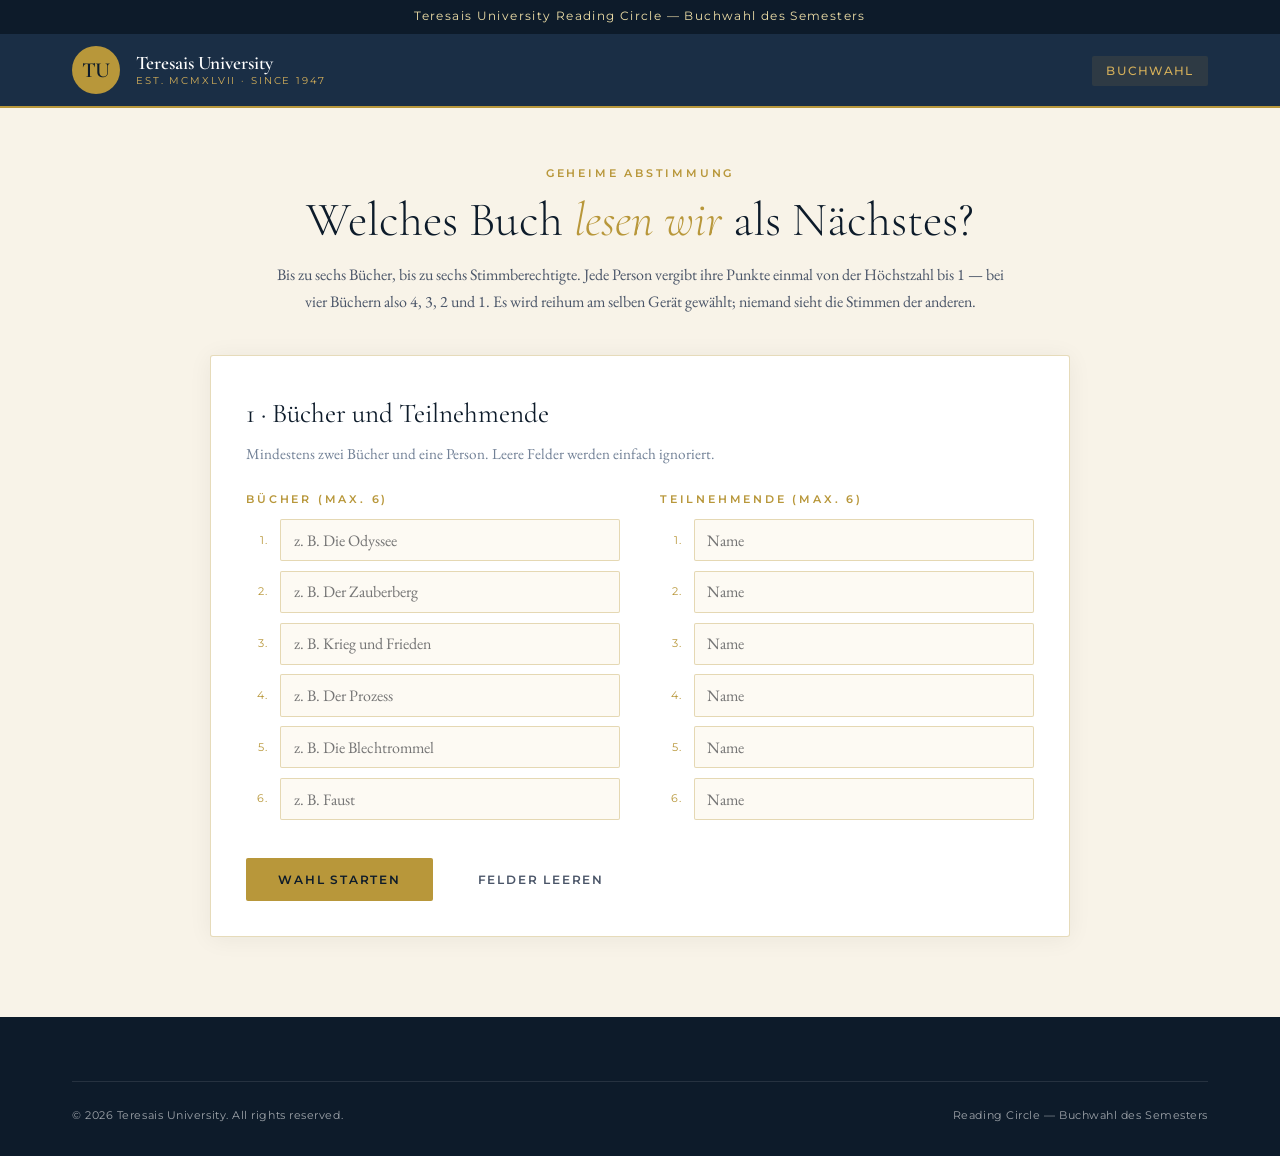
<file: index.html>
<!DOCTYPE html>
<html lang="de">
<head>
  <meta charset="UTF-8" />
  <meta name="viewport" content="width=device-width, initial-scale=1.0" />
  <title>Buchwahl — Teresais University</title>
  <link rel="stylesheet" href="styles.css" />
  <style>
    /* ── Buchwahl — seiteneigene Stile ─────────────── */
    .vote-page { background: var(--parchment); min-height: 70vh; padding: 3.5rem 0 5rem; }
    .vote-head { text-align: center; margin-bottom: 2.5rem; }
    .vote-head h1 {
      font-family: 'Cormorant Garamond', Georgia, serif;
      font-weight: 300;
      font-size: clamp(2rem, 4vw, 3rem);
      line-height: 1.15;
    }
    .vote-head h1 em { font-style: italic; color: var(--gold); }
    .vote-head p { color: var(--slate); max-width: 46rem; margin: 0.8rem auto 0; }

    .card {
      background: var(--white);
      border: 1px solid var(--border);
      border-radius: 3px;
      box-shadow: 0 2px 24px rgba(13,27,42,0.06);
      padding: 2.2rem;
      max-width: 860px;
      margin: 0 auto;
    }
    .card + .card { margin-top: 1.5rem; }
    .card h2 {
      font-family: 'Cormorant Garamond', Georgia, serif;
      font-weight: 400;
      font-size: 1.7rem;
      margin-bottom: 0.3rem;
    }
    .card-hint { color: var(--slate-light); font-size: 0.95rem; margin-bottom: 1.4rem; }

    .field-grid { display: grid; grid-template-columns: 1fr 1fr; gap: 2.5rem; }
    @media (max-width: 720px) { .field-grid { grid-template-columns: 1fr; gap: 1.8rem; } }

    .field-row { display: flex; align-items: center; gap: 0.7rem; margin-bottom: 0.6rem; }
    .field-num {
      font-family: 'Montserrat', sans-serif;
      font-size: 0.7rem;
      letter-spacing: 0.1em;
      color: var(--gold);
      width: 1.4rem;
      text-align: right;
      flex: none;
    }
    .field-row input {
      flex: 1;
      font-family: 'EB Garamond', Georgia, serif;
      font-size: 1rem;
      color: var(--navy);
      background: var(--cream);
      border: 1px solid var(--border);
      border-radius: 2px;
      padding: 0.6rem 0.8rem;
      min-width: 0;
    }
    .field-row input:focus { outline: 2px solid var(--gold-light); outline-offset: 1px; background: var(--white); }

    button.btn { border: none; cursor: pointer; font-family: 'Montserrat', sans-serif; }
    .btn-navy { background: var(--navy); color: var(--gold-pale); }
    .btn-navy:hover { background: var(--navy-mid); }
    .btn-ghost {
      background: transparent;
      border: 1px solid var(--border);
      color: var(--slate);
    }
    .btn-ghost:hover { border-color: var(--gold); color: var(--navy); }
    .btn:disabled { opacity: 0.4; cursor: not-allowed; transform: none; box-shadow: none; }
    .btn-row { display: flex; flex-wrap: wrap; gap: 0.8rem; margin-top: 1.8rem; align-items: center; }
    .btn-row .btn-outline { margin-left: 0; }

    .notice {
      font-family: 'Montserrat', sans-serif;
      font-size: 0.78rem;
      letter-spacing: 0.04em;
      border-left: 3px solid var(--gold);
      background: rgba(184,151,58,0.09);
      color: var(--navy);
      padding: 0.7rem 1rem;
      margin-top: 1.2rem;
      border-radius: 2px;
    }
    .notice.error { border-left-color: #a03030; background: rgba(160,48,48,0.08); }
    .notice[hidden] { display: none; }

    /* ── Übergabe ──────────────────────────────────── */
    .handoff { text-align: center; padding: 1.5rem 0 0.5rem; }
    .handoff .who {
      font-family: 'Cormorant Garamond', Georgia, serif;
      font-size: clamp(2rem, 5vw, 3.2rem);
      font-weight: 300;
      color: var(--navy);
      margin: 0.6rem 0 0.4rem;
      word-break: break-word;
    }
    .handoff .secret {
      font-family: 'Montserrat', sans-serif;
      font-size: 0.72rem;
      letter-spacing: 0.18em;
      text-transform: uppercase;
      color: var(--gold);
    }

    /* ── Stimmzettel ───────────────────────────────── */
    .ballot { list-style: none; margin: 0; padding: 0; }
    .ballot li { margin-bottom: 0.7rem; }
    .ballot-btn {
      width: 100%;
      display: flex;
      align-items: center;
      gap: 1rem;
      text-align: left;
      background: var(--cream);
      border: 1px solid var(--border);
      border-radius: 2px;
      padding: 0.9rem 1.1rem;
      cursor: pointer;
      transition: all 0.15s;
      font-family: 'EB Garamond', Georgia, serif;
      font-size: 1.05rem;
      color: var(--navy);
    }
    .ballot-btn:hover { border-color: var(--gold); background: var(--white); }
    .ballot-btn:focus-visible { outline: 2px solid var(--gold-light); outline-offset: 2px; }
    .ballot-btn.chosen { background: var(--navy); color: var(--parchment); border-color: var(--navy); }
    .pts {
      flex: none;
      width: 2.6rem;
      height: 2.6rem;
      border-radius: 50%;
      display: grid;
      place-items: center;
      font-family: 'Montserrat', sans-serif;
      font-size: 0.95rem;
      font-weight: 600;
      border: 1px solid var(--border);
      color: var(--slate-light);
    }
    .ballot-btn.chosen .pts { background: var(--gold); color: var(--navy); border-color: var(--gold); }
    .ballot-title { flex: 1; min-width: 0; }
    .ballot-rank {
      font-family: 'Montserrat', sans-serif;
      font-size: 0.66rem;
      letter-spacing: 0.14em;
      text-transform: uppercase;
      opacity: 0.75;
      display: block;
    }
    .progress {
      font-family: 'Montserrat', sans-serif;
      font-size: 0.72rem;
      letter-spacing: 0.14em;
      text-transform: uppercase;
      color: var(--slate-light);
    }

    /* ── Ergebnis ──────────────────────────────────── */
    .result-row { margin-bottom: 1.4rem; }
    .result-head { display: flex; align-items: baseline; justify-content: space-between; gap: 1rem; }
    .result-name { font-size: 1.15rem; }
    .result-name .place {
      font-family: 'Montserrat', sans-serif;
      font-size: 0.7rem;
      letter-spacing: 0.14em;
      color: var(--gold);
      margin-right: 0.6rem;
    }
    .result-pts { font-family: 'Montserrat', sans-serif; font-size: 0.85rem; color: var(--slate); white-space: nowrap; }
    .bar { height: 8px; background: rgba(13,27,42,0.08); border-radius: 4px; margin-top: 0.5rem; overflow: hidden; }
    .bar span { display: block; height: 100%; background: var(--gold); border-radius: 4px; }
    .result-row.winner .bar span { background: var(--navy); }
    .result-row.winner .result-name { font-weight: 600; }
    .winner-banner {
      background: var(--navy);
      color: var(--parchment);
      border-radius: 3px;
      padding: 1.8rem 2rem;
      text-align: center;
      margin-bottom: 2rem;
    }
    .winner-banner .label {
      font-family: 'Montserrat', sans-serif;
      font-size: 0.7rem;
      letter-spacing: 0.22em;
      text-transform: uppercase;
      color: var(--gold-light);
    }
    .winner-banner .title {
      font-family: 'Cormorant Garamond', Georgia, serif;
      font-size: clamp(1.6rem, 4vw, 2.6rem);
      font-weight: 300;
      margin-top: 0.4rem;
      line-height: 1.2;
    }
    .step-hidden { display: none; }
  </style>
</head>
<body>

  <!-- Top Banner -->
  <div class="top-banner">
    Teresais University Reading Circle &mdash; Buchwahl des Semesters
  </div>

  <!-- Navigation -->
  <nav>
    <div class="nav-inner">
      <a class="nav-brand" href="index.html">
        <div class="nav-crest">TU</div>
        <div class="nav-title">
          Teresais University
          <span>Est. MCMXLVII &middot; Since 1947</span>
        </div>
      </a>
      <ul class="nav-links">
        <li><a href="index.html" class="active">Buchwahl</a></li>
      </ul>
    </div>
  </nav>

  <main class="vote-page">
    <div class="container">

      <div class="vote-head">
        <span class="section-label">Geheime Abstimmung</span>
        <h1>Welches Buch <em>lesen wir</em> als N&auml;chstes?</h1>
        <p>
          Bis zu sechs B&uuml;cher, bis zu sechs Stimmberechtigte. Jede Person vergibt ihre
          Punkte einmal von der H&ouml;chstzahl bis 1 &mdash; bei vier B&uuml;chern also 4, 3, 2 und 1.
          Es wird reihum am selben Ger&auml;t gew&auml;hlt; niemand sieht die Stimmen der anderen.
        </p>
      </div>

      <!-- ── Schritt 1: Einrichtung ─────────────────── -->
      <section class="card" id="step-setup">
        <h2>1 &middot; B&uuml;cher und Teilnehmende</h2>
        <p class="card-hint">
          Mindestens zwei B&uuml;cher und eine Person. Leere Felder werden einfach ignoriert.
        </p>

        <div class="field-grid">
          <div>
            <span class="section-label">B&uuml;cher (max. 6)</span>
            <div id="book-fields"></div>
          </div>
          <div>
            <span class="section-label">Teilnehmende (max. 6)</span>
            <div id="voter-fields"></div>
          </div>
        </div>

        <div class="notice error" id="setup-error" hidden></div>

        <div class="btn-row">
          <button type="button" class="btn btn-gold" id="start-btn">Wahl starten</button>
          <button type="button" class="btn btn-ghost" id="clear-setup-btn">Felder leeren</button>
        </div>
      </section>

      <!-- ── Schritt 2: Ger&auml;t &uuml;bergeben ──────────── -->
      <section class="card step-hidden" id="step-handoff">
        <div class="handoff">
          <span class="secret">Bitte weiterreichen &mdash; Stimme <span id="handoff-count"></span></span>
          <div class="who" id="handoff-name"></div>
          <p class="card-hint" id="handoff-hint"></p>
          <div class="btn-row" style="justify-content:center">
            <button type="button" class="btn btn-gold" id="handoff-btn">Ich bin bereit &mdash; Stimmzettel &ouml;ffnen</button>
          </div>
        </div>
      </section>

      <!-- ── Schritt 3: Stimmzettel ─────────────────── -->
      <section class="card step-hidden" id="step-vote">
        <h2 id="vote-title"></h2>
        <p class="card-hint" id="vote-hint"></p>

        <ul class="ballot" id="ballot"></ul>

        <div class="notice" id="vote-status" aria-live="polite"></div>

        <div class="btn-row">
          <button type="button" class="btn btn-gold" id="submit-vote-btn" disabled>Stimme abgeben</button>
          <button type="button" class="btn btn-ghost" id="reset-vote-btn">Rangfolge zur&uuml;cksetzen</button>
        </div>
      </section>

      <!-- ── Schritt 4: Ergebnis ────────────────────── -->
      <section class="card step-hidden" id="step-results">
        <div class="winner-banner" id="winner-banner">
          <div class="label" id="winner-label">Gew&auml;hltes Buch</div>
          <div class="title" id="winner-title"></div>
        </div>

        <h2>Endstand</h2>
        <p class="card-hint" id="results-hint"></p>
        <div id="results-list"></div>

        <div class="notice">
          Einzelne Stimmzettel werden nicht angezeigt &mdash; nur die Gesamtpunkte.
        </div>

        <div class="btn-row">
          <button type="button" class="btn btn-navy" id="again-btn">Nochmal w&auml;hlen (gleiche Liste)</button>
          <button type="button" class="btn btn-ghost" id="new-btn">Neue Wahl</button>
        </div>
      </section>

    </div>
  </main>

  <!-- Footer -->
  <footer>
    <div class="container">
      <div class="footer-bottom">
        <span>&copy; 2026 Teresais University. All rights reserved.</span>
        <span>Reading Circle &mdash; Buchwahl des Semesters</span>
      </div>
    </div>
  </footer>

  <script>
  (function () {
    'use strict';

    var MAX = 6;
    var STORE_KEY = 'tu-buchwahl-v1';

    /* ── Zustand ─────────────────────────────────── */
    var state = {
      phase: 'setup',      // setup | handoff | vote | results
      books: [],           // [{ id, title }]
      voters: [],          // [{ id, name }]
      current: 0,          // Index der Person, die gerade dran ist
      totals: {}           // bookId -> Punkte (aggregiert, keine Einzelstimmen)
    };
    var draft = {};        // bookId -> Punkte, nur f&uuml;r den offenen Stimmzettel
    var order = [];        // Reihenfolge der Klicks im offenen Stimmzettel

    /* ── Hilfen ──────────────────────────────────── */
    function $(id) { return document.getElementById(id); }

    function esc(s) {
      return String(s).replace(/[&<>"']/g, function (c) {
        return { '&': '&amp;', '<': '&lt;', '>': '&gt;', '"': '&quot;', "'": '&#39;' }[c];
      });
    }

    function save() {
      try { localStorage.setItem(STORE_KEY, JSON.stringify(state)); } catch (e) { /* egal */ }
    }

    function load() {
      try {
        var raw = localStorage.getItem(STORE_KEY);
        if (!raw) return null;
        var s = JSON.parse(raw);
        if (!s || !Array.isArray(s.books) || !Array.isArray(s.voters)) return null;
        return s;
      } catch (e) { return null; }
    }

    function clearStore() {
      try { localStorage.removeItem(STORE_KEY); } catch (e) { /* egal */ }
    }

    /* ── Eingabefelder aufbauen ──────────────────── */
    function buildFields(hostId, prefix, placeholders) {
      var host = $(hostId);
      host.innerHTML = '';
      for (var i = 0; i < MAX; i++) {
        var row = document.createElement('div');
        row.className = 'field-row';

        var num = document.createElement('span');
        num.className = 'field-num';
        num.textContent = (i + 1) + '.';

        var input = document.createElement('input');
        input.type = 'text';
        input.id = prefix + '-' + i;
        input.maxLength = 80;
        input.placeholder = placeholders[i] || '';
        input.setAttribute('aria-label', prefix === 'book' ? 'Buch ' + (i + 1) : 'Person ' + (i + 1));

        row.appendChild(num);
        row.appendChild(input);
        host.appendChild(row);
      }
    }

    function readFields(prefix) {
      var out = [];
      for (var i = 0; i < MAX; i++) {
        var el = $(prefix + '-' + i);
        var v = el ? el.value.trim().replace(/\s+/g, ' ') : '';
        if (v) out.push(v);
      }
      return out;
    }

    function fillFields(prefix, values) {
      for (var i = 0; i < MAX; i++) {
        var el = $(prefix + '-' + i);
        if (el) el.value = values[i] || '';
      }
    }

    function firstDuplicate(list) {
      var seen = {};
      for (var i = 0; i < list.length; i++) {
        var key = list[i].toLowerCase();
        if (seen[key]) return list[i];
        seen[key] = true;
      }
      return null;
    }

    /* ── Ansicht schalten ────────────────────────── */
    function show(step) {
      ['setup', 'handoff', 'vote', 'results'].forEach(function (name) {
        $('step-' + name).classList.toggle('step-hidden', name !== step);
      });
      window.scrollTo({ top: 0, behavior: 'smooth' });
    }

    function render() {
      if (state.phase === 'handoff') { renderHandoff(); show('handoff'); }
      else if (state.phase === 'vote') { renderBallot(); show('vote'); }
      else if (state.phase === 'results') { renderResults(); show('results'); }
      else { show('setup'); }
    }

    /* ── Schritt 1: Einrichtung ──────────────────── */
    function startVote() {
      var books = readFields('book');
      var voters = readFields('voter');
      var err = $('setup-error');

      function fail(msg) { err.textContent = msg; err.hidden = false; }
      err.hidden = true;

      if (books.length < 2) { return fail('Bitte mindestens zwei Bücher eintragen.'); }
      if (voters.length < 1) { return fail('Bitte mindestens eine Person eintragen.'); }

      var dupBook = firstDuplicate(books);
      if (dupBook) { return fail('Das Buch „' + dupBook + '“ steht doppelt in der Liste.'); }
      var dupVoter = firstDuplicate(voters);
      if (dupVoter) { return fail('Der Name „' + dupVoter + '“ kommt doppelt vor — bitte unterscheidbar machen.'); }

      state.books = books.map(function (t, i) { return { id: 'b' + i, title: t }; });
      state.voters = voters.map(function (n, i) { return { id: 'v' + i, name: n }; });
      state.totals = {};
      state.books.forEach(function (b) { state.totals[b.id] = 0; });
      state.current = 0;
      state.phase = 'handoff';
      save();
      render();
    }

    /* ── Schritt 2: &Uuml;bergabe ────────────────────── */
    function renderHandoff() {
      var voter = state.voters[state.current];
      var max = state.books.length;
      $('handoff-count').textContent = (state.current + 1) + ' von ' + state.voters.length;
      $('handoff-name').textContent = voter.name;
      $('handoff-hint').innerHTML =
        'Bitte das Ger&auml;t an <strong>' + esc(voter.name) + '</strong> weitergeben. ' +
        'Erst dann &ouml;ffnen &mdash; auf dem Stimmzettel werden ' + max + ' Punkte bis 1 Punkt vergeben.';
    }

    /* ── Schritt 3: Stimmzettel ──────────────────── */
    function openBallot() {
      draft = {};
      order = [];
      state.phase = 'vote';
      save();
      render();
    }

    function toggleBook(bookId) {
      var idx = order.indexOf(bookId);
      if (idx === -1) {
        if (order.length < state.books.length) order.push(bookId);
      } else {
        order.splice(idx, 1);
      }
      recomputeDraft();
      renderBallot();
    }

    function recomputeDraft() {
      var max = state.books.length;
      draft = {};
      order.forEach(function (id, i) { draft[id] = max - i; });
    }

    function renderBallot() {
      var voter = state.voters[state.current];
      var max = state.books.length;

      $('vote-title').textContent = 'Stimmzettel von ' + voter.name;
      $('vote-hint').innerHTML =
        'In Wunschreihenfolge antippen: der erste Klick gibt <strong>' + max + ' Punkte</strong>, ' +
        'der letzte <strong>1 Punkt</strong>. Nochmal antippen nimmt ein Buch wieder heraus.';

      var list = $('ballot');
      list.innerHTML = '';

      state.books.forEach(function (book) {
        var pts = draft[book.id];
        var chosen = typeof pts === 'number';
        var rank = chosen ? (order.indexOf(book.id) + 1) : 0;

        var li = document.createElement('li');
        var btn = document.createElement('button');
        btn.type = 'button';
        btn.className = 'ballot-btn' + (chosen ? ' chosen' : '');
        btn.setAttribute('aria-pressed', chosen ? 'true' : 'false');
        btn.innerHTML =
          '<span class="pts">' + (chosen ? pts : '&ndash;') + '</span>' +
          '<span class="ballot-title">' +
            '<span class="ballot-rank">' +
              (chosen ? (rank + '. Wahl · ' + pts + (pts === 1 ? ' Punkt' : ' Punkte')) : 'noch nicht gewählt') +
            '</span>' +
            esc(book.title) +
          '</span>';
        btn.addEventListener('click', function () { toggleBook(book.id); });
        li.appendChild(btn);
        list.appendChild(li);
      });

      var done = order.length === max;
      $('submit-vote-btn').disabled = !done;
      $('vote-status').textContent = done
        ? 'Alle ' + max + ' Bücher sind bewertet. Stimme kann abgegeben werden.'
        : 'Noch ' + (max - order.length) + ' von ' + max + ' Büchern zu vergeben.';
    }

    function submitVote() {
      if (order.length !== state.books.length) return;

      // Nur die Summe wird gespeichert - keine Einzelstimmen.
      Object.keys(draft).forEach(function (bookId) {
        state.totals[bookId] = (state.totals[bookId] || 0) + draft[bookId];
      });
      draft = {};
      order = [];

      state.current += 1;
      state.phase = (state.current >= state.voters.length) ? 'results' : 'handoff';
      save();
      render();
    }

    /* ── Schritt 4: Ergebnis ─────────────────────── */
    function renderResults() {
      var rows = state.books.map(function (b) {
        return { title: b.title, points: state.totals[b.id] || 0 };
      }).sort(function (a, b) { return b.points - a.points; });

      var top = rows.length ? rows[0].points : 0;
      var winners = rows.filter(function (r) { return r.points === top; });
      var tie = winners.length > 1;

      $('winner-label').textContent = tie ? 'Gleichstand an der Spitze' : 'Gewähltes Buch';
      $('winner-title').textContent = winners.map(function (w) { return w.title; }).join('  ·  ');

      var maxPossible = state.voters.length * state.books.length;
      $('results-hint').textContent =
        state.voters.length + (state.voters.length === 1 ? ' Stimme' : ' Stimmen') +
        ' · ' + state.books.length + ' Bücher · höchstmögliche Punktzahl: ' + maxPossible +
        (tie ? ' · Gleichstand — bitte per Stichwahl entscheiden.' : '');

      var host = $('results-list');
      host.innerHTML = '';
      var place = 0, lastPts = null;

      rows.forEach(function (r, i) {
        if (r.points !== lastPts) { place = i + 1; lastPts = r.points; }
        var width = top > 0 ? Math.round((r.points / top) * 100) : 0;

        var row = document.createElement('div');
        row.className = 'result-row' + (r.points === top ? ' winner' : '');
        row.innerHTML =
          '<div class="result-head">' +
            '<span class="result-name"><span class="place">' + place + '.</span>' + esc(r.title) + '</span>' +
            '<span class="result-pts">' + r.points + (r.points === 1 ? ' Punkt' : ' Punkte') + '</span>' +
          '</div>' +
          '<div class="bar"><span style="width:' + width + '%"></span></div>';
        host.appendChild(row);
      });
    }

    /* ── Neustarts ───────────────────────────────── */
    function voteAgain() {
      state.totals = {};
      state.books.forEach(function (b) { state.totals[b.id] = 0; });
      state.current = 0;
      state.phase = 'handoff';
      draft = {}; order = [];
      save();
      render();
    }

    function newVote(keepFields) {
      var books = state.books.map(function (b) { return b.title; });
      var voters = state.voters.map(function (v) { return v.name; });
      state = { phase: 'setup', books: [], voters: [], current: 0, totals: {} };
      draft = {}; order = [];
      clearStore();
      fillFields('book', keepFields ? books : []);
      fillFields('voter', keepFields ? voters : []);
      $('setup-error').hidden = true;
      render();
    }

    /* ── Start ───────────────────────────────────── */
    buildFields('book-fields', 'book', [
      'z. B. Die Odyssee', 'z. B. Der Zauberberg', 'z. B. Krieg und Frieden',
      'z. B. Der Prozess', 'z. B. Die Blechtrommel', 'z. B. Faust'
    ]);
    buildFields('voter-fields', 'voter', ['Name', 'Name', 'Name', 'Name', 'Name', 'Name']);

    $('start-btn').addEventListener('click', startVote);
    $('clear-setup-btn').addEventListener('click', function () {
      fillFields('book', []); fillFields('voter', []); $('setup-error').hidden = true;
      var first = $('book-0'); if (first) first.focus();
    });
    $('handoff-btn').addEventListener('click', openBallot);
    $('submit-vote-btn').addEventListener('click', submitVote);
    $('reset-vote-btn').addEventListener('click', function () {
      draft = {}; order = []; renderBallot();
    });
    $('again-btn').addEventListener('click', voteAgain);
    $('new-btn').addEventListener('click', function () { newVote(true); });

    // Enter im Einrichtungsformular startet die Wahl.
    document.querySelectorAll('#step-setup input').forEach(function (input) {
      input.addEventListener('keydown', function (e) {
        if (e.key === 'Enter') { e.preventDefault(); startVote(); }
      });
    });

    // Gespeicherten Stand wiederherstellen (ohne offenen Stimmzettel).
    var saved = load();
    if (saved && saved.books.length >= 2 && saved.voters.length >= 1 && saved.phase !== 'setup') {
      state = saved;
      if (state.phase === 'vote') state.phase = 'handoff';   // angefangener Zettel wird verworfen
      if (state.current >= state.voters.length) state.phase = 'results';
      fillFields('book', state.books.map(function (b) { return b.title; }));
      fillFields('voter', state.voters.map(function (v) { return v.name; }));
    }
    render();
  })();
  </script>

</body>
</html>
</file>
<file: styles.css>
/* ===================================================
   Teresais University — Stylesheet
   Palette: deep navy, antique gold, parchment, slate
   =================================================== */

@import url('https://fonts.googleapis.com/css2?family=Cormorant+Garamond:ital,wght@0,300;0,400;0,600;1,300;1,400&family=EB+Garamond:ital,wght@0,400;0,500;1,400&family=Montserrat:wght@300;400;500;600&display=swap');

:root {
  --navy:       #0d1b2a;
  --navy-mid:   #1a2e45;
  --gold:       #b8973a;
  --gold-light: #d4af5a;
  --gold-pale:  #f0e0a8;
  --parchment:  #f8f3e8;
  --cream:      #fdfaf3;
  --slate:      #4a5568;
  --slate-light:#718096;
  --white:      #ffffff;
  --border:     rgba(184,151,58,0.35);
}

*, *::before, *::after { box-sizing: border-box; margin: 0; padding: 0; }

html { scroll-behavior: smooth; }

body {
  font-family: 'EB Garamond', Georgia, serif;
  background: var(--cream);
  color: var(--navy);
  line-height: 1.7;
}

/* ── Utility ──────────────────────────────────────── */
.container { max-width: 1200px; margin: 0 auto; padding: 0 2rem; }
.gold-rule  { border: none; border-top: 1px solid var(--border); margin: 1.5rem 0; }
.serif      { font-family: 'Cormorant Garamond', Georgia, serif; }
.section-label {
  font-family: 'Montserrat', sans-serif;
  font-size: 0.7rem;
  font-weight: 600;
  letter-spacing: 0.25em;
  text-transform: uppercase;
  color: var(--gold);
  display: block;
  margin-bottom: 0.6rem;
}

/* ── Top Banner ───────────────────────────────────── */
.top-banner {
  background: var(--navy);
  color: var(--gold-pale);
  font-family: 'Montserrat', sans-serif;
  font-size: 0.72rem;
  letter-spacing: 0.12em;
  padding: 0.45rem 0;
  text-align: center;
}
.top-banner a { color: var(--gold-light); text-decoration: none; }
.top-banner a:hover { text-decoration: underline; }

/* ── Navigation ──────────────────────────────────── */
nav {
  background: var(--navy-mid);
  position: sticky;
  top: 0;
  z-index: 1000;
  border-bottom: 2px solid var(--gold);
}
.nav-inner {
  display: flex;
  align-items: center;
  justify-content: space-between;
  padding: 0 2rem;
  height: 72px;
  max-width: 1200px;
  margin: 0 auto;
}
.nav-brand {
  display: flex;
  align-items: center;
  gap: 1rem;
  text-decoration: none;
}
.nav-crest {
  width: 48px;
  height: 48px;
  background: var(--gold);
  border-radius: 50%;
  display: flex;
  align-items: center;
  justify-content: center;
  font-family: 'Cormorant Garamond', serif;
  font-size: 1.35rem;
  color: var(--navy);
  font-weight: 600;
  flex-shrink: 0;
  letter-spacing: -0.02em;
}
.nav-title {
  font-family: 'Cormorant Garamond', Georgia, serif;
  font-size: 1.2rem;
  font-weight: 600;
  color: var(--white);
  line-height: 1.2;
}
.nav-title span {
  display: block;
  font-size: 0.65rem;
  font-family: 'Montserrat', sans-serif;
  font-weight: 400;
  letter-spacing: 0.18em;
  color: var(--gold-light);
  text-transform: uppercase;
}
.nav-links {
  display: flex;
  gap: 0.25rem;
  list-style: none;
}
.nav-links a {
  font-family: 'Montserrat', sans-serif;
  font-size: 0.72rem;
  font-weight: 500;
  letter-spacing: 0.1em;
  text-transform: uppercase;
  color: rgba(255,255,255,0.82);
  text-decoration: none;
  padding: 0.5rem 0.9rem;
  border-radius: 2px;
  transition: color 0.2s, background 0.2s;
  white-space: nowrap;
}
.nav-links a:hover,
.nav-links a.active {
  color: var(--gold-light);
  background: rgba(184,151,58,0.12);
}
.nav-cta {
  background: var(--gold) !important;
  color: var(--navy) !important;
  padding: 0.5rem 1.1rem !important;
  border-radius: 2px;
}
.nav-cta:hover { background: var(--gold-light) !important; }

/* Schmalere Abstände, damit die Navigation auf mittleren Breiten einzeilig bleibt */
@media (max-width: 1100px) {
  .nav-links { gap: 0; }
  .nav-links a { padding: 0.5rem 0.55rem; letter-spacing: 0.06em; }
  .nav-cta { padding: 0.5rem 0.8rem !important; }
}

/* ── Hero ─────────────────────────────────────────── */
.hero {
  background: linear-gradient(170deg, var(--navy) 0%, #0f2336 55%, #1c3a55 100%);
  color: var(--white);
  padding: 7rem 2rem 6rem;
  position: relative;
  overflow: hidden;
}
.hero::before {
  content: '';
  position: absolute;
  inset: 0;
  background:
    repeating-linear-gradient(
      0deg,
      transparent,
      transparent 59px,
      rgba(184,151,58,0.06) 59px,
      rgba(184,151,58,0.06) 60px
    ),
    repeating-linear-gradient(
      90deg,
      transparent,
      transparent 59px,
      rgba(184,151,58,0.06) 59px,
      rgba(184,151,58,0.06) 60px
    );
  pointer-events: none;
}
.hero-inner {
  position: relative;
  max-width: 1200px;
  margin: 0 auto;
  display: grid;
  grid-template-columns: 1fr 1fr;
  gap: 5rem;
  align-items: center;
}
.hero-eyebrow {
  font-family: 'Montserrat', sans-serif;
  font-size: 0.72rem;
  font-weight: 600;
  letter-spacing: 0.3em;
  text-transform: uppercase;
  color: var(--gold-light);
  margin-bottom: 1.4rem;
}
.hero h1 {
  font-family: 'Cormorant Garamond', Georgia, serif;
  font-size: clamp(2.6rem, 4.5vw, 4rem);
  font-weight: 300;
  line-height: 1.12;
  margin-bottom: 1.5rem;
}
.hero h1 em {
  font-style: italic;
  color: var(--gold-light);
}
.hero p {
  font-size: 1.1rem;
  color: rgba(255,255,255,0.78);
  max-width: 480px;
  margin-bottom: 2.5rem;
  line-height: 1.8;
}
.btn {
  display: inline-block;
  font-family: 'Montserrat', sans-serif;
  font-size: 0.75rem;
  font-weight: 600;
  letter-spacing: 0.15em;
  text-transform: uppercase;
  text-decoration: none;
  padding: 0.85rem 2rem;
  border-radius: 2px;
  transition: all 0.2s;
}
.btn-gold {
  background: var(--gold);
  color: var(--navy);
}
.btn-gold:hover { background: var(--gold-light); transform: translateY(-1px); box-shadow: 0 4px 20px rgba(184,151,58,0.4); }
.btn-outline {
  border: 1px solid rgba(255,255,255,0.45);
  color: var(--white);
  margin-left: 1rem;
}
.btn-outline:hover { border-color: var(--gold-light); color: var(--gold-light); }

.hero-stats {
  display: flex;
  gap: 2.5rem;
  margin-top: 3.5rem;
  padding-top: 2rem;
  border-top: 1px solid rgba(184,151,58,0.25);
}
.hero-stat-num {
  font-family: 'Cormorant Garamond', serif;
  font-size: 2.2rem;
  font-weight: 300;
  color: var(--gold-light);
  line-height: 1;
}
.hero-stat-label {
  font-family: 'Montserrat', sans-serif;
  font-size: 0.65rem;
  letter-spacing: 0.12em;
  text-transform: uppercase;
  color: rgba(255,255,255,0.55);
  margin-top: 0.3rem;
}

.hero-card {
  background: rgba(255,255,255,0.06);
  border: 1px solid rgba(184,151,58,0.25);
  border-radius: 4px;
  padding: 2.5rem;
  backdrop-filter: blur(8px);
}
.hero-card-title {
  font-family: 'Cormorant Garamond', serif;
  font-size: 1.3rem;
  font-weight: 400;
  color: var(--gold-light);
  margin-bottom: 1.5rem;
  padding-bottom: 0.8rem;
  border-bottom: 1px solid rgba(184,151,58,0.3);
}
.hero-card ul { list-style: none; }
.hero-card ul li {
  font-size: 0.92rem;
  color: rgba(255,255,255,0.78);
  padding: 0.6rem 0;
  border-bottom: 1px solid rgba(255,255,255,0.07);
  display: flex;
  gap: 0.8rem;
  align-items: baseline;
}
.hero-card ul li::before {
  content: '◆';
  font-size: 0.45rem;
  color: var(--gold);
  flex-shrink: 0;
  position: relative;
  top: -0.1em;
}

/* ── Divider Ornament ─────────────────────────────── */
.ornament {
  text-align: center;
  color: var(--gold);
  font-size: 1.1rem;
  letter-spacing: 0.6em;
  padding: 2.5rem 0 0.5rem;
  opacity: 0.6;
}
.ornament::before,
.ornament::after {
  content: '— ';
}

/* ── Section Defaults ─────────────────────────────── */
section { padding: 5rem 0; }
.section-header { text-align: center; margin-bottom: 3.5rem; }
.section-header h2 {
  font-family: 'Cormorant Garamond', Georgia, serif;
  font-size: clamp(2rem, 3.5vw, 2.8rem);
  font-weight: 400;
  line-height: 1.2;
  margin-bottom: 1rem;
}
.section-header p {
  color: var(--slate);
  max-width: 560px;
  margin: 0 auto;
  font-size: 1.05rem;
}

/* ── About Strip ──────────────────────────────────── */
.about-strip {
  background: var(--navy);
  color: var(--white);
  padding: 4.5rem 0;
}
.about-strip-inner {
  display: grid;
  grid-template-columns: 1.1fr 1fr;
  gap: 5rem;
  align-items: center;
}
.about-strip h2 {
  font-family: 'Cormorant Garamond', serif;
  font-size: clamp(1.9rem, 3vw, 2.5rem);
  font-weight: 300;
  line-height: 1.25;
  margin-bottom: 1.2rem;
}
.about-strip h2 em { font-style: italic; color: var(--gold-light); }
.about-strip p { color: rgba(255,255,255,0.72); line-height: 1.85; margin-bottom: 1rem; font-size: 1.02rem; }
.about-strip .btn-gold { margin-top: 1rem; }
.about-pillars { display: grid; gap: 1.2rem; }
.pillar {
  background: rgba(255,255,255,0.05);
  border-left: 3px solid var(--gold);
  padding: 1.2rem 1.5rem;
  border-radius: 0 3px 3px 0;
}
.pillar-title {
  font-family: 'Cormorant Garamond', serif;
  font-size: 1.1rem;
  font-weight: 600;
  color: var(--gold-light);
  margin-bottom: 0.3rem;
}
.pillar p { font-size: 0.88rem; color: rgba(255,255,255,0.62); margin: 0; line-height: 1.55; }

/* ── Academic Programmes ──────────────────────────── */
.programmes { background: var(--parchment); }
.prog-grid {
  display: grid;
  grid-template-columns: repeat(3, 1fr);
  gap: 1.8rem;
}
.prog-card {
  background: var(--white);
  border: 1px solid var(--border);
  border-top: 4px solid var(--gold);
  padding: 2rem;
  border-radius: 0 0 4px 4px;
  transition: box-shadow 0.25s, transform 0.25s;
}
.prog-card:hover { box-shadow: 0 8px 36px rgba(13,27,42,0.12); transform: translateY(-3px); }
.prog-badge {
  font-family: 'Montserrat', sans-serif;
  font-size: 0.65rem;
  font-weight: 600;
  letter-spacing: 0.15em;
  text-transform: uppercase;
  color: var(--white);
  background: var(--navy-mid);
  padding: 0.25rem 0.6rem;
  border-radius: 2px;
  display: inline-block;
  margin-bottom: 1rem;
}
.prog-card h3 {
  font-family: 'Cormorant Garamond', serif;
  font-size: 1.35rem;
  font-weight: 600;
  margin-bottom: 0.7rem;
  line-height: 1.25;
}
.prog-card p { font-size: 0.93rem; color: var(--slate); line-height: 1.65; margin-bottom: 1.2rem; }
.prog-meta {
  font-family: 'Montserrat', sans-serif;
  font-size: 0.7rem;
  color: var(--slate-light);
  letter-spacing: 0.08em;
}
.prog-meta span { color: var(--gold); font-weight: 600; }
.prog-link {
  display: inline-block;
  margin-top: 1rem;
  font-family: 'Montserrat', sans-serif;
  font-size: 0.72rem;
  font-weight: 600;
  letter-spacing: 0.12em;
  text-transform: uppercase;
  color: var(--navy-mid);
  text-decoration: none;
  border-bottom: 1px solid var(--gold);
  padding-bottom: 1px;
  transition: color 0.2s;
}
.prog-link:hover { color: var(--gold); }

/* ── Research Spotlight ───────────────────────────── */
.research { background: var(--cream); }
.research-grid {
  display: grid;
  grid-template-columns: 1fr 1fr;
  gap: 2rem;
}
.research-card {
  border: 1px solid var(--border);
  border-radius: 4px;
  overflow: hidden;
  transition: box-shadow 0.25s;
}
.research-card:hover { box-shadow: 0 6px 28px rgba(13,27,42,0.1); }
.research-card-img {
  height: 180px;
  background: linear-gradient(135deg, var(--navy) 0%, var(--navy-mid) 100%);
  display: flex;
  align-items: center;
  justify-content: center;
  font-size: 3.5rem;
  position: relative;
  overflow: hidden;
}
.research-card-img::after {
  content: '';
  position: absolute;
  inset: 0;
  background: linear-gradient(to bottom, transparent 40%, rgba(13,27,42,0.45));
}
.research-card-body { padding: 1.5rem 1.8rem 1.8rem; }
.research-card-body h3 {
  font-family: 'Cormorant Garamond', serif;
  font-size: 1.25rem;
  font-weight: 600;
  margin-bottom: 0.6rem;
  line-height: 1.3;
}
.research-card-body p { font-size: 0.92rem; color: var(--slate); line-height: 1.65; }
.research-tag {
  display: inline-block;
  background: var(--parchment);
  border: 1px solid var(--border);
  font-family: 'Montserrat', sans-serif;
  font-size: 0.62rem;
  font-weight: 600;
  letter-spacing: 0.1em;
  text-transform: uppercase;
  color: var(--gold);
  padding: 0.2rem 0.55rem;
  border-radius: 2px;
  margin-bottom: 0.7rem;
}

/* ── Faculty Highlight ────────────────────────────── */
.faculty-highlight {
  background: linear-gradient(160deg, var(--navy) 0%, #142840 100%);
  color: var(--white);
  padding: 5rem 0;
}
.faculty-inner {
  display: grid;
  grid-template-columns: 280px 1fr;
  gap: 4rem;
  align-items: start;
}
.faculty-portrait {
  text-align: center;
}
.portrait-frame {
  width: 220px;
  height: 220px;
  border-radius: 50%;
  background: linear-gradient(135deg, #1e3a5c, #2c5282);
  border: 4px solid var(--gold);
  display: flex;
  align-items: center;
  justify-content: center;
  font-family: 'Cormorant Garamond', serif;
  font-size: 4rem;
  color: var(--gold-pale);
  margin: 0 auto 1.2rem;
  box-shadow: 0 0 0 8px rgba(184,151,58,0.15);
}
.faculty-name {
  font-family: 'Cormorant Garamond', serif;
  font-size: 1.3rem;
  font-weight: 600;
  color: var(--white);
}
.faculty-title-sm {
  font-family: 'Montserrat', sans-serif;
  font-size: 0.68rem;
  color: var(--gold-light);
  letter-spacing: 0.1em;
  text-transform: uppercase;
  margin-top: 0.3rem;
}
.faculty-info h2 {
  font-family: 'Cormorant Garamond', serif;
  font-size: clamp(1.8rem, 2.5vw, 2.4rem);
  font-weight: 300;
  line-height: 1.25;
  margin-bottom: 1.2rem;
}
.faculty-info h2 em { font-style: italic; color: var(--gold-light); }
.faculty-info p { color: rgba(255,255,255,0.75); line-height: 1.85; margin-bottom: 1rem; font-size: 1rem; }
.faculty-info .btn-gold { margin-top: 0.5rem; }

/* ── Quote Banner ─────────────────────────────────── */
.quote-banner {
  background: var(--gold);
  padding: 3.5rem 2rem;
  text-align: center;
}
.quote-banner blockquote {
  font-family: 'Cormorant Garamond', Georgia, serif;
  font-size: clamp(1.5rem, 2.5vw, 2rem);
  font-style: italic;
  font-weight: 300;
  color: var(--navy);
  max-width: 800px;
  margin: 0 auto;
  line-height: 1.5;
}
.quote-banner cite {
  display: block;
  font-family: 'Montserrat', sans-serif;
  font-size: 0.7rem;
  font-weight: 600;
  letter-spacing: 0.2em;
  text-transform: uppercase;
  color: var(--navy-mid);
  margin-top: 1rem;
  font-style: normal;
}

/* ── News ─────────────────────────────────────────── */
.news { background: var(--parchment); }
.news-grid { display: grid; grid-template-columns: repeat(3, 1fr); gap: 1.8rem; }
.news-card {
  background: var(--white);
  border: 1px solid var(--border);
  border-radius: 3px;
  overflow: hidden;
  transition: box-shadow 0.25s;
}
.news-card:hover { box-shadow: 0 6px 28px rgba(13,27,42,0.1); }
.news-date {
  background: var(--navy);
  color: var(--gold-light);
  font-family: 'Montserrat', sans-serif;
  font-size: 0.7rem;
  font-weight: 600;
  letter-spacing: 0.15em;
  text-transform: uppercase;
  padding: 0.5rem 1.2rem;
}
.news-body { padding: 1.4rem 1.5rem 1.6rem; }
.news-body h3 {
  font-family: 'Cormorant Garamond', serif;
  font-size: 1.15rem;
  font-weight: 600;
  line-height: 1.3;
  margin-bottom: 0.6rem;
}
.news-body p { font-size: 0.88rem; color: var(--slate); line-height: 1.6; }
.news-link {
  display: inline-block;
  margin-top: 0.9rem;
  font-family: 'Montserrat', sans-serif;
  font-size: 0.68rem;
  font-weight: 600;
  letter-spacing: 0.12em;
  text-transform: uppercase;
  color: var(--gold);
  text-decoration: none;
}

/* ── CTA Strip ────────────────────────────────────── */
.cta-strip {
  background: var(--navy-mid);
  padding: 4rem 2rem;
  text-align: center;
  color: var(--white);
}
.cta-strip h2 {
  font-family: 'Cormorant Garamond', serif;
  font-size: clamp(1.8rem, 3vw, 2.5rem);
  font-weight: 300;
  margin-bottom: 0.7rem;
}
.cta-strip p { color: rgba(255,255,255,0.65); margin-bottom: 2rem; }
.cta-strip .btn { margin: 0.4rem; }

/* ── Footer ───────────────────────────────────────── */
footer {
  background: var(--navy);
  color: rgba(255,255,255,0.6);
  padding: 4rem 0 2rem;
}
.footer-grid {
  display: grid;
  grid-template-columns: 1.8fr 1fr 1fr 1fr;
  gap: 3rem;
  margin-bottom: 3rem;
}
.footer-brand .nav-crest {
  width: 52px; height: 52px; font-size: 1.5rem;
  margin-bottom: 1rem;
}
.footer-brand p {
  font-size: 0.88rem;
  line-height: 1.7;
  margin-top: 0.8rem;
  max-width: 280px;
}
.footer-brand .footer-name {
  font-family: 'Cormorant Garamond', serif;
  font-size: 1.1rem;
  color: var(--white);
  font-weight: 600;
}
.footer-col h4 {
  font-family: 'Montserrat', sans-serif;
  font-size: 0.68rem;
  font-weight: 600;
  letter-spacing: 0.2em;
  text-transform: uppercase;
  color: var(--gold-light);
  margin-bottom: 1.1rem;
}
.footer-col ul { list-style: none; }
.footer-col ul li { margin-bottom: 0.55rem; }
.footer-col ul li a {
  color: rgba(255,255,255,0.55);
  text-decoration: none;
  font-size: 0.88rem;
  transition: color 0.2s;
}
.footer-col ul li a:hover { color: var(--gold-light); }
.footer-bottom {
  border-top: 1px solid rgba(255,255,255,0.1);
  padding-top: 1.5rem;
  display: flex;
  justify-content: space-between;
  align-items: center;
  font-family: 'Montserrat', sans-serif;
  font-size: 0.68rem;
  letter-spacing: 0.05em;
}
.footer-bottom a { color: var(--gold-light); text-decoration: none; }

/* ── Profile Page ─────────────────────────────────── */
.profile-hero {
  background: linear-gradient(150deg, var(--navy) 0%, #152e4a 60%, #1e4060 100%);
  padding: 5rem 0 4rem;
  color: var(--white);
}
.profile-hero-inner {
  display: grid;
  grid-template-columns: 320px 1fr;
  gap: 4rem;
  align-items: center;
}
.profile-photo-wrap {
  position: relative;
  text-align: center;
}
.profile-photo {
  width: 260px;
  height: 320px;
  background: linear-gradient(160deg, #1e3a5c, #2a5080);
  border: 3px solid var(--gold);
  border-radius: 4px;
  display: flex;
  align-items: center;
  justify-content: center;
  font-size: 6rem;
  color: var(--gold-pale);
  margin: 0 auto;
  box-shadow: 0 20px 60px rgba(0,0,0,0.4);
  position: relative;
  overflow: hidden;
}
.profile-photo::before {
  content: '';
  position: absolute;
  inset: 0;
  background: repeating-linear-gradient(
    45deg,
    transparent,
    transparent 20px,
    rgba(184,151,58,0.04) 20px,
    rgba(184,151,58,0.04) 21px
  );
}
.profile-photo-caption {
  margin-top: 1rem;
  font-family: 'Montserrat', sans-serif;
  font-size: 0.65rem;
  letter-spacing: 0.15em;
  text-transform: uppercase;
  color: var(--gold-light);
}
.profile-info h1 {
  font-family: 'Cormorant Garamond', serif;
  font-size: clamp(2.2rem, 3.5vw, 3rem);
  font-weight: 400;
  line-height: 1.15;
  margin-bottom: 0.6rem;
}
.profile-info .profile-title {
  font-family: 'Montserrat', sans-serif;
  font-size: 0.8rem;
  font-weight: 600;
  letter-spacing: 0.2em;
  text-transform: uppercase;
  color: var(--gold-light);
  margin-bottom: 1.5rem;
}
.profile-info .profile-dept {
  font-size: 1rem;
  color: rgba(255,255,255,0.7);
  margin-bottom: 2rem;
  line-height: 1.65;
}
.profile-badges { display: flex; flex-wrap: wrap; gap: 0.6rem; margin-bottom: 2rem; }
.badge {
  background: rgba(184,151,58,0.15);
  border: 1px solid rgba(184,151,58,0.4);
  color: var(--gold-pale);
  font-family: 'Montserrat', sans-serif;
  font-size: 0.65rem;
  font-weight: 600;
  letter-spacing: 0.1em;
  text-transform: uppercase;
  padding: 0.3rem 0.7rem;
  border-radius: 2px;
}
.profile-contact {
  display: flex;
  flex-wrap: wrap;
  gap: 1.5rem;
  font-family: 'Montserrat', sans-serif;
  font-size: 0.75rem;
  color: rgba(255,255,255,0.6);
}
.profile-contact a { color: var(--gold-light); text-decoration: none; }
.profile-contact a:hover { text-decoration: underline; }
.contact-item::before { margin-right: 0.35rem; }

.profile-main { padding: 4rem 0 5rem; }
.profile-grid { display: grid; grid-template-columns: 1fr 320px; gap: 3rem; }
.profile-body h2 {
  font-family: 'Cormorant Garamond', serif;
  font-size: 1.75rem;
  font-weight: 600;
  margin-bottom: 1rem;
  padding-bottom: 0.6rem;
  border-bottom: 1px solid var(--border);
  margin-top: 2.5rem;
}
.profile-body h2:first-child { margin-top: 0; }
.profile-body p { font-size: 1rem; color: var(--slate); line-height: 1.85; margin-bottom: 1rem; }
.profile-body ul {
  margin: 0.5rem 0 1rem 1.2rem;
  color: var(--slate);
}
.profile-body ul li { font-size: 0.97rem; line-height: 1.75; margin-bottom: 0.35rem; }
.pub-list { list-style: none !important; margin-left: 0 !important; }
.pub-list li {
  padding: 1rem 1rem 1rem 1.4rem;
  border-left: 3px solid var(--gold);
  margin-bottom: 1rem;
  background: var(--parchment);
  border-radius: 0 3px 3px 0;
}
.pub-list li strong { font-family: 'Cormorant Garamond', serif; font-size: 1.05rem; color: var(--navy); }
.pub-list li em { font-size: 0.88rem; color: var(--slate-light); font-style: italic; }
.pub-year {
  display: inline-block;
  background: var(--navy);
  color: var(--gold-light);
  font-family: 'Montserrat', sans-serif;
  font-size: 0.62rem;
  font-weight: 600;
  padding: 0.15rem 0.5rem;
  border-radius: 2px;
  margin-right: 0.4rem;
  vertical-align: middle;
}

.profile-sidebar > * + * { margin-top: 1.8rem; }
.sidebar-card {
  background: var(--parchment);
  border: 1px solid var(--border);
  border-radius: 4px;
  padding: 1.5rem 1.6rem;
}
.sidebar-card h3 {
  font-family: 'Cormorant Garamond', serif;
  font-size: 1.1rem;
  font-weight: 600;
  color: var(--navy);
  margin-bottom: 1rem;
  padding-bottom: 0.5rem;
  border-bottom: 1px solid var(--border);
}
.sidebar-card ul { list-style: none; }
.sidebar-card ul li {
  font-size: 0.88rem;
  color: var(--slate);
  padding: 0.5rem 0;
  border-bottom: 1px solid rgba(184,151,58,0.12);
  line-height: 1.45;
}
.sidebar-card ul li:last-child { border-bottom: none; }
.sidebar-card ul li strong {
  display: block;
  font-family: 'Montserrat', sans-serif;
  font-size: 0.65rem;
  letter-spacing: 0.1em;
  text-transform: uppercase;
  color: var(--gold);
  margin-bottom: 0.15rem;
}

/* ── Responsive ───────────────────────────────────── */
@media (max-width: 1024px) {
  .hero-inner,
  .about-strip-inner,
  .faculty-inner { grid-template-columns: 1fr; gap: 3rem; }
  .prog-grid,
  .news-grid { grid-template-columns: 1fr 1fr; }
  .footer-grid { grid-template-columns: 1fr 1fr; }
  .profile-hero-inner { grid-template-columns: 1fr; }
  .profile-photo { width: 200px; height: 240px; margin: 0 auto; }
  .profile-grid { grid-template-columns: 1fr; }
  .hero-stats { flex-wrap: wrap; gap: 1.5rem; }
}
@media (max-width: 640px) {
  .nav-links { display: none; }
  .prog-grid,
  .news-grid,
  .research-grid,
  .footer-grid { grid-template-columns: 1fr; }
  .hero { padding: 4rem 1.5rem; }
  .btn-outline { margin-left: 0; margin-top: 0.8rem; }
}
</file>
